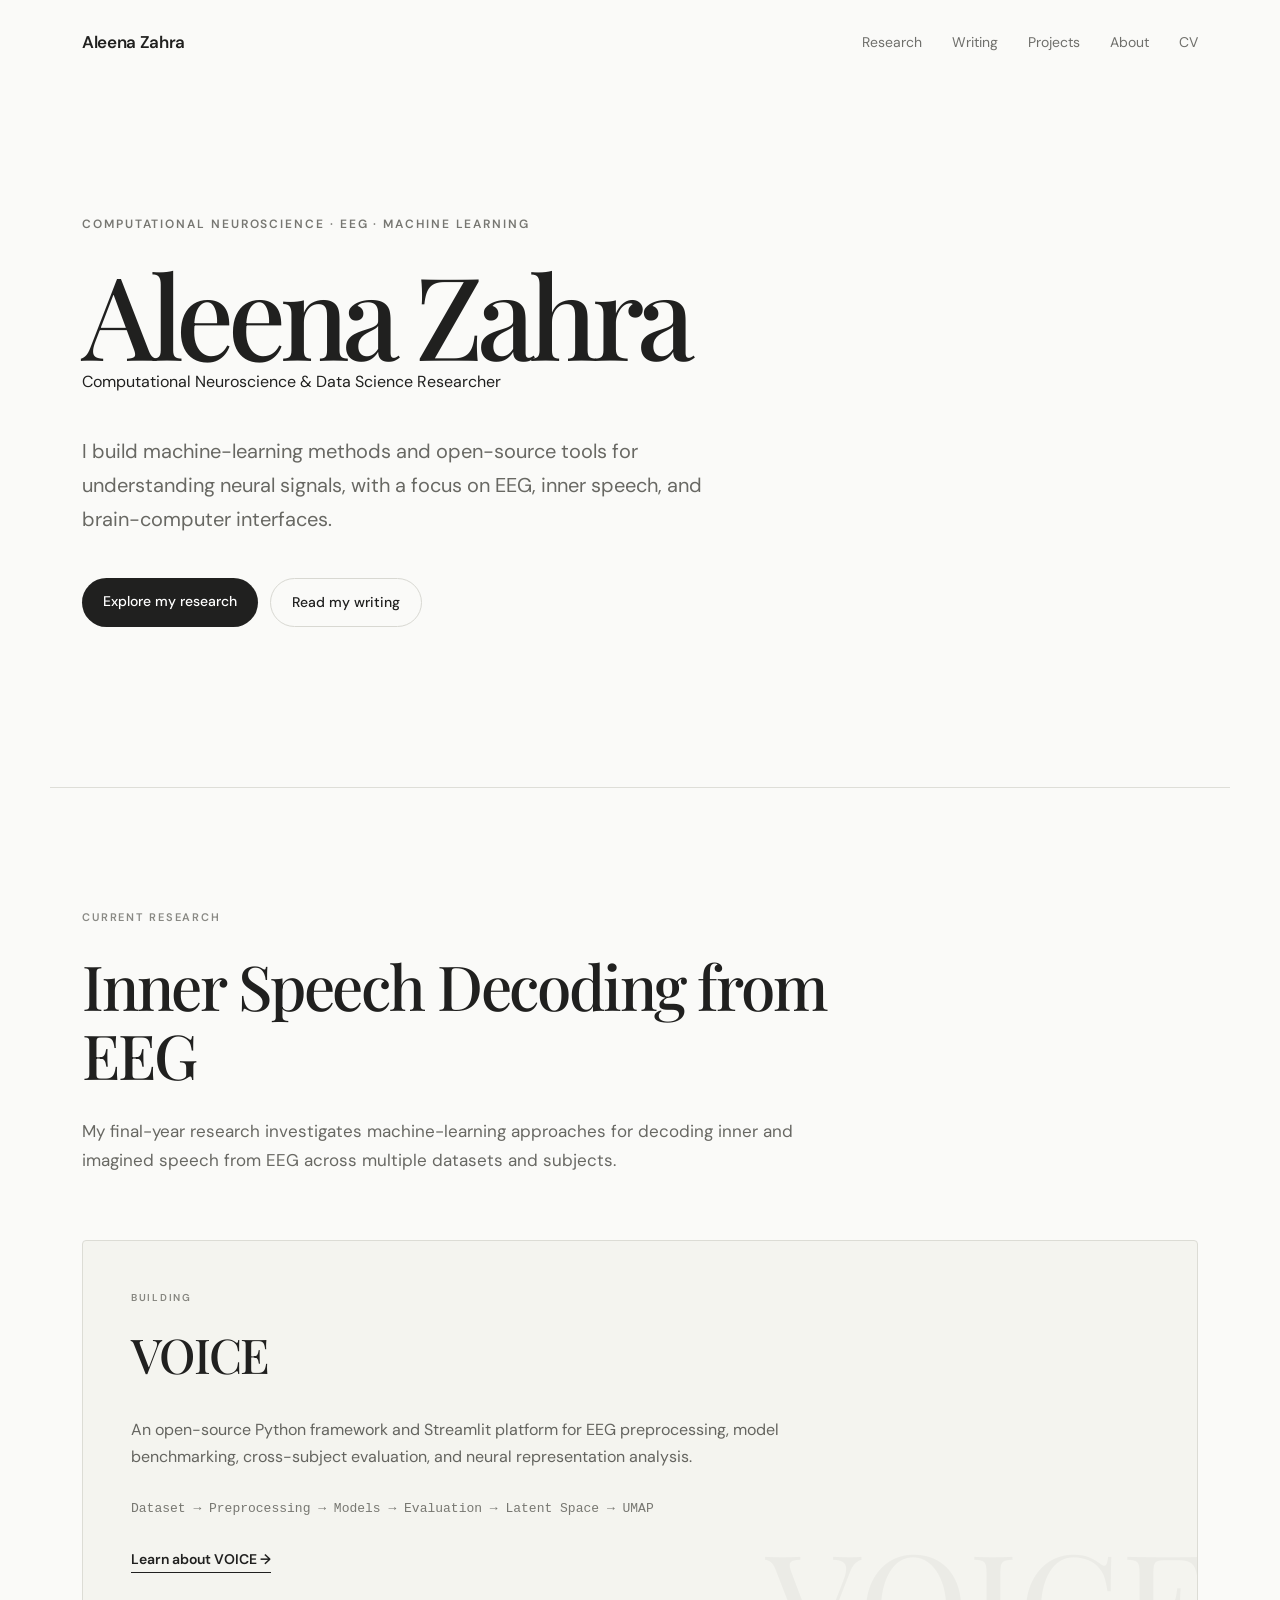
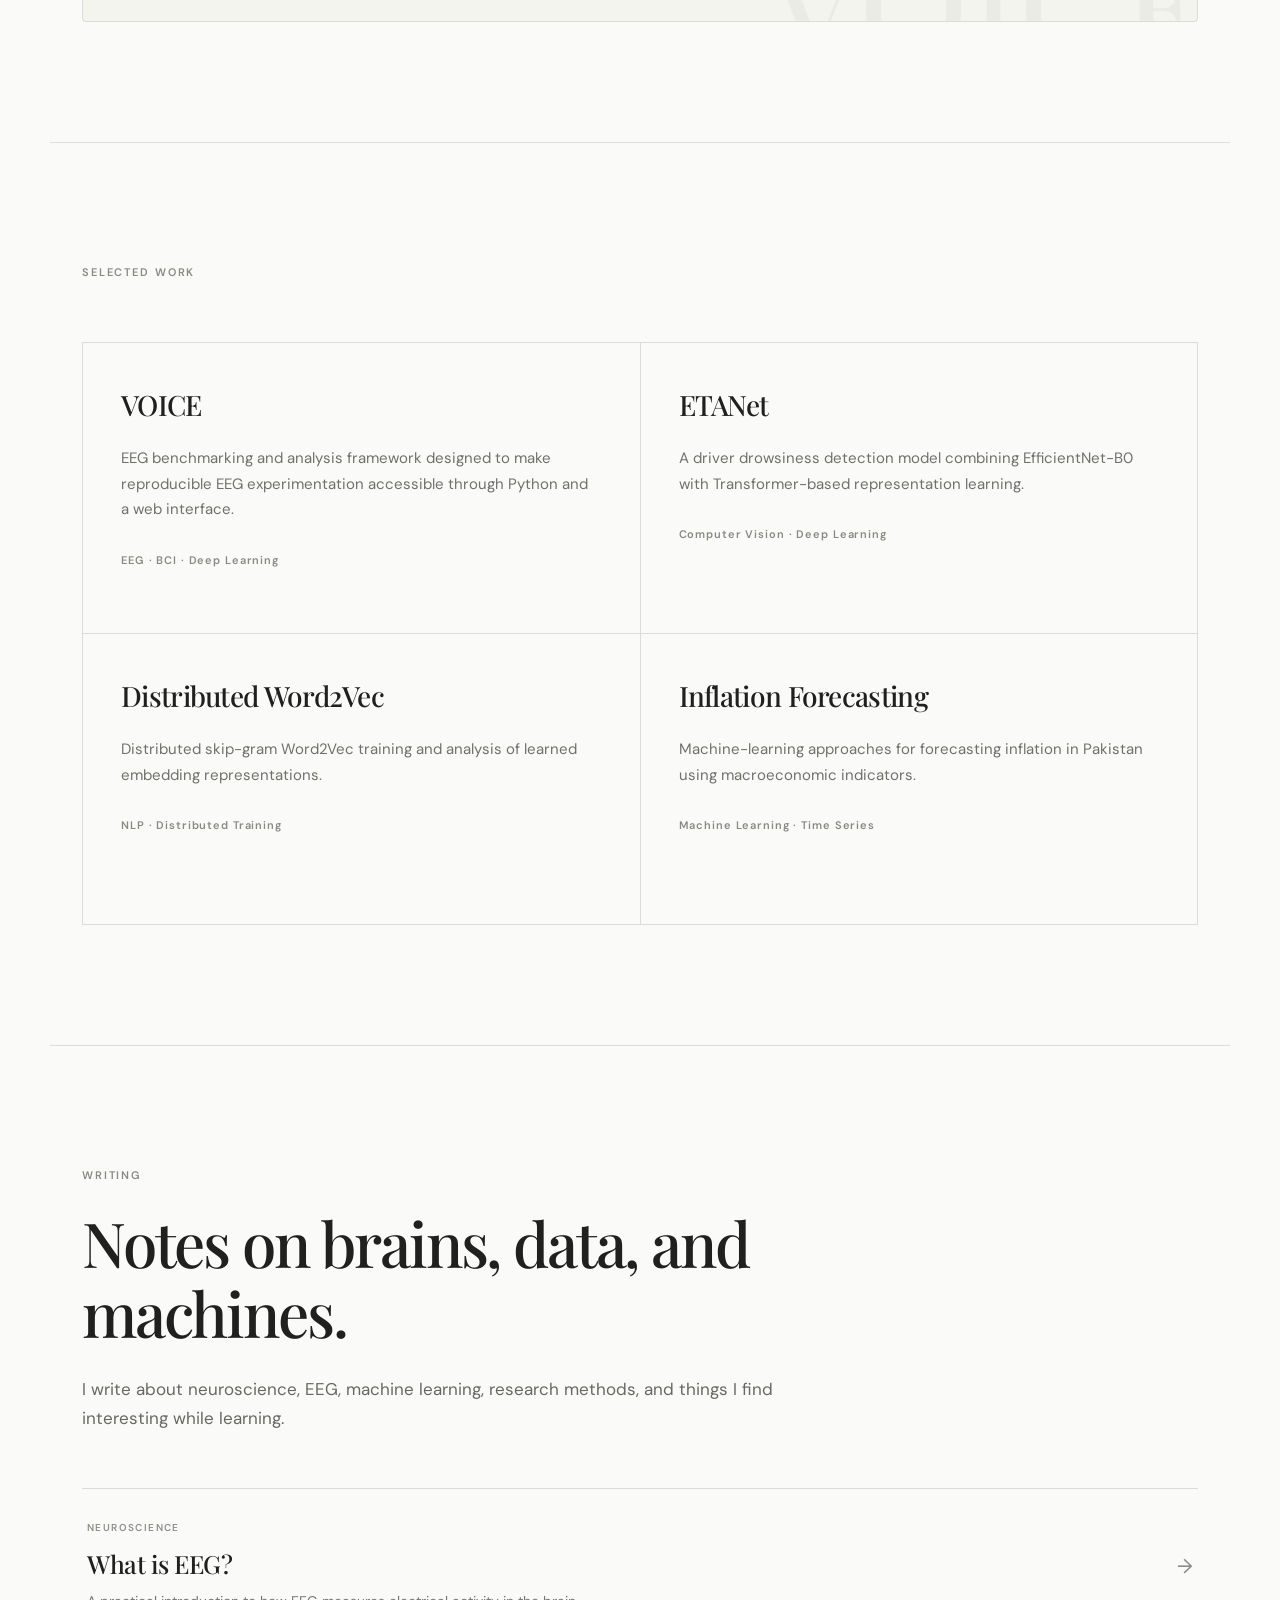
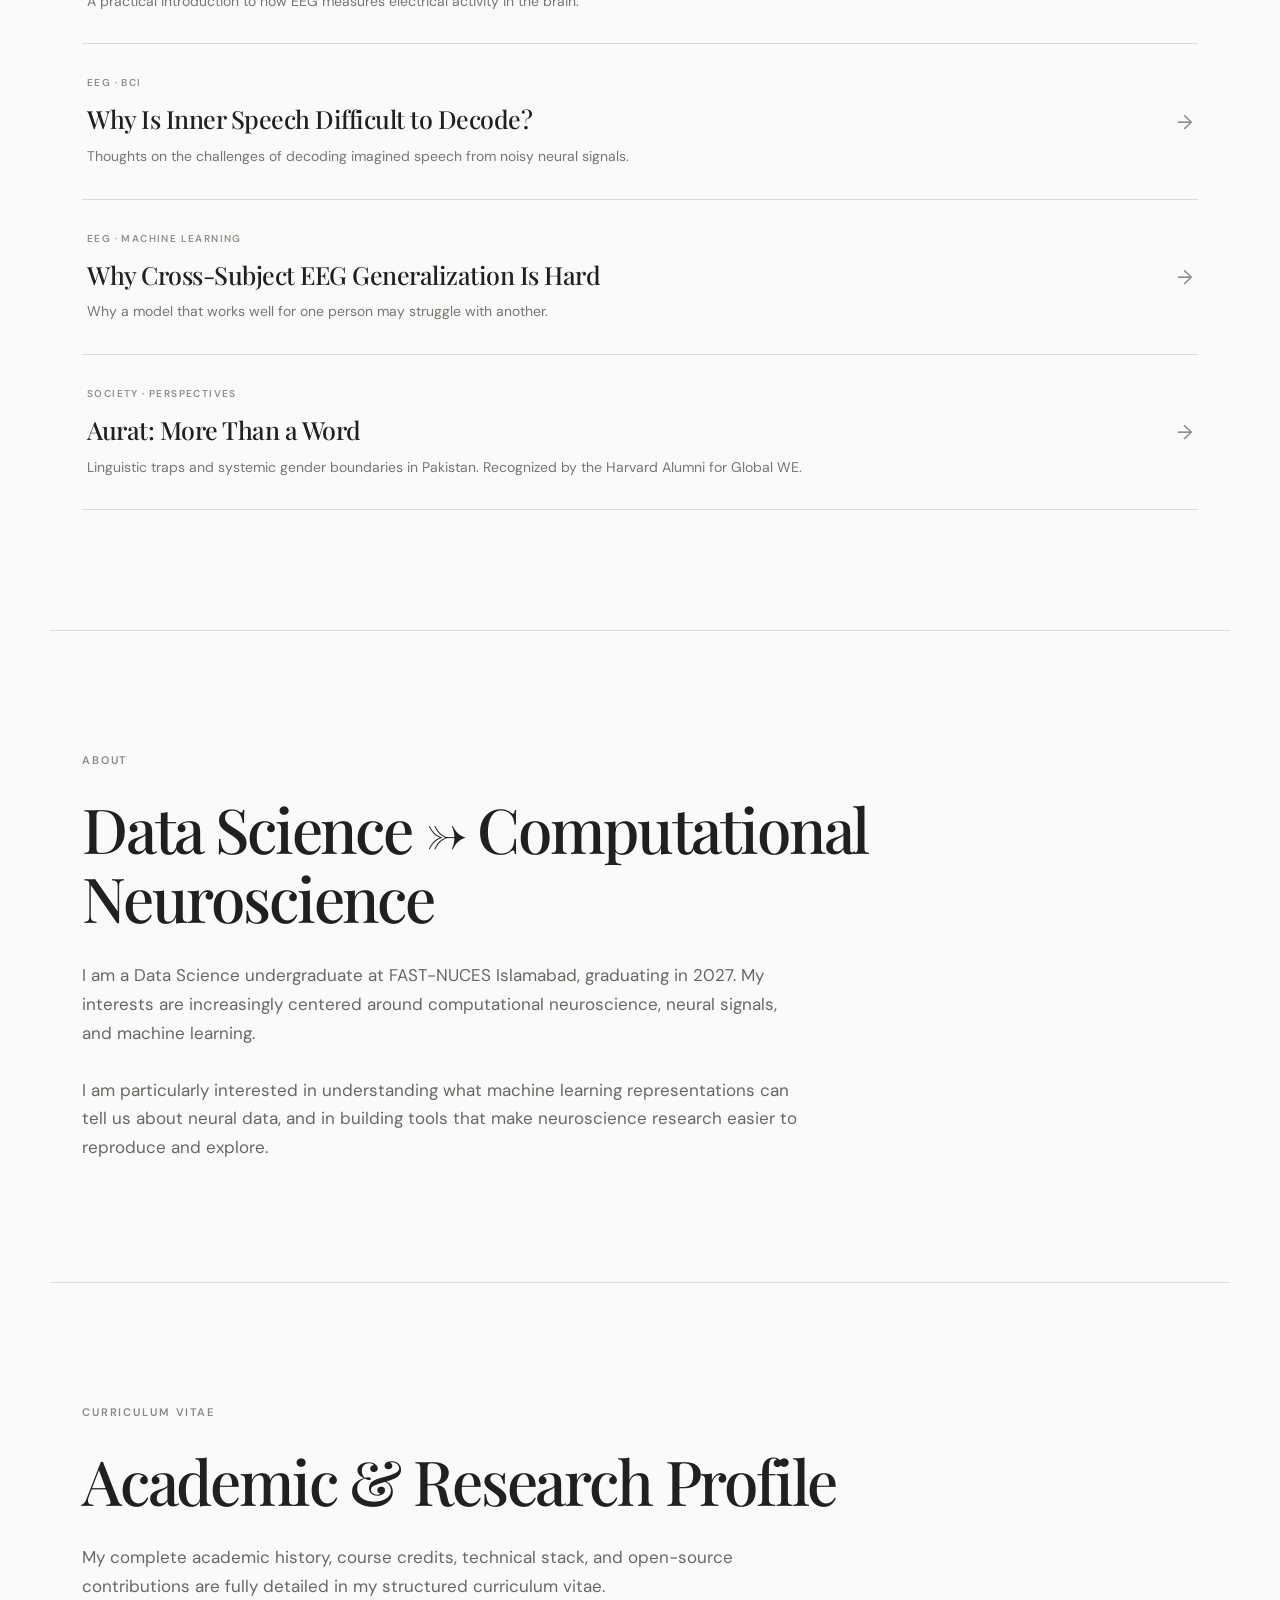
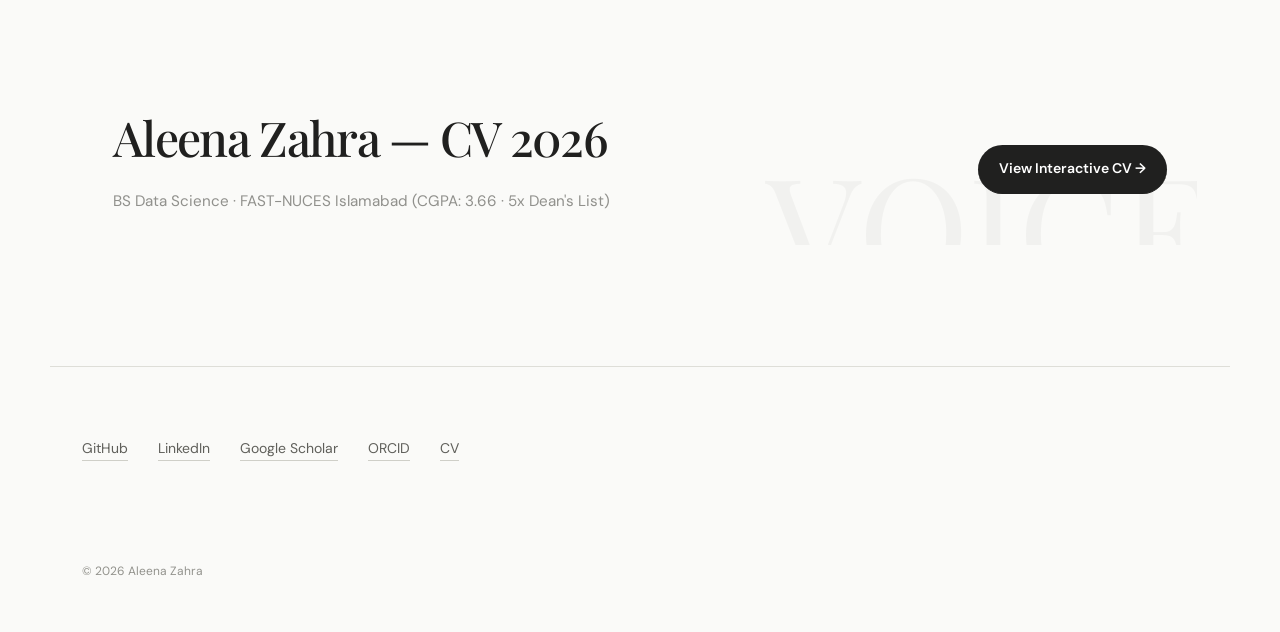
<file: index.html>
<!DOCTYPE html>
<html lang="en">
<head>
    <meta charset="UTF-8">
    <meta name="viewport" content="width=device-width, initial-scale=1.0">
    
    <script type="application/ld+json">
{
  "@context": "https://schema.org",
  "@type": "Person",
  "name": "Aleena Zahra",
  "url": "https://aleena-zahra.github.io/", 
  "sameAs": [
    "https://www.linkedin.com/in/aleena-zahra/",
    "https://github.com/aleena-zahra",
    "https://orcid.org/0009-0002-0842-8274",
    "https://scholar.google.com/citations?user=fR4eEkQAAAAJ&hl=en"
  ],
  "jobTitle": "Computational Neuroscience & Data Science Researcher",
  "affiliation": {
    "@type": "Organization",
    "name": "FAST-NUCES"
  },
      "alumniOf": {
        "@type": "EducationalOrganization",
        "name": "National University of Computer and Emerging Sciences"
      }
}
</script>

    <title>Aleena Zahra | Computational Neuroscience & Machine Learning</title>

    <meta name="description" 
        content="Aleena Zahra: Data Science student and researcher at FAST-NUCES working on computational neuroscience, EEG, inner speech decoding, and machine learning.">
    
    <link rel="stylesheet" href="style.css">
</head>

<body>

    <nav>
        <a href="index.html" class="logo">Aleena Zahra</a>

        <div class="nav-links">
            <a href="#research">Research</a>
            <a href="#writing">Writing</a>
            <a href="#projects">Projects</a>
            <a href="#about">About</a>
            <a href="#cv">CV</a>
        </div>
    </nav>


    <main>

        <!-- HERO -->

        <section class="hero">

            <p class="eyebrow">
                COMPUTATIONAL NEUROSCIENCE · EEG · MACHINE LEARNING
            </p>

            <h1>
                Aleena Zahra
            </h1>
            <p class="sub-headline" >
                Computational Neuroscience & Data Science Researcher
            </p>
            <p class="intro">
                I build machine-learning methods and open-source tools
                for understanding neural signals, with a focus on EEG,
                inner speech, and brain-computer interfaces.
            </p>

            <div class="buttons">
                <a href="#research" class="button primary">
                    Explore my research
                </a>

                <a href="#writing" class="button secondary">
                    Read my writing
                </a>
            </div>

        </section>


        <!-- RESEARCH -->

        <section id="research">

            <p class="section-label">CURRENT RESEARCH</p>

            <h2>Inner Speech Decoding from EEG</h2>

            <p class="section-text">
                My final-year research investigates machine-learning
                approaches for decoding inner and imagined speech from EEG
                across multiple datasets and subjects.
            </p>


            <div class="featured">

                <p class="small-label">BUILDING</p>

                <h3>VOICE</h3>

                <p>
                    An open-source Python framework and Streamlit platform
                    for EEG preprocessing, model benchmarking,
                    cross-subject evaluation, and neural representation
                    analysis.
                </p>

                <p class="pipeline">
                    Dataset → Preprocessing → Models → Evaluation →
                    Latent Space → UMAP
                </p>

                <a href="#voice">
                    Learn about VOICE →
                </a>

            </div>

        </section>


        <!-- PROJECTS -->

        <section id="projects">

            <p class="section-label">SELECTED WORK</p>

            <div class="projects">

                <article>
                    <h3>VOICE</h3>

                    <p>
                        EEG benchmarking and analysis framework designed
                        to make reproducible EEG experimentation accessible
                        through Python and a web interface.
                    </p>

                    <span>
                        EEG · BCI · Deep Learning
                    </span>
                </article>


                <article>
                    <h3>ETANet</h3>

                    <p>
                        A driver drowsiness detection model combining
                        EfficientNet-B0 with Transformer-based
                        representation learning.
                    </p>

                    <span>
                        Computer Vision · Deep Learning
                    </span>
                </article>


                <article>
                    <h3>Distributed Word2Vec</h3>

                    <p>
                        Distributed skip-gram Word2Vec training and
                        analysis of learned embedding representations.
                    </p>

                    <span>
                        NLP · Distributed Training
                    </span>
                </article>


                <article>
                    <h3>Inflation Forecasting</h3>

                    <p>
                        Machine-learning approaches for forecasting
                        inflation in Pakistan using macroeconomic
                        indicators.
                    </p>

                    <span>
                        Machine Learning · Time Series
                    </span>
                </article>

            </div>

        </section>


        <!-- WRITING -->

        <section id="writing">

            <p class="section-label">WRITING</p>

            <h2>Notes on brains, data, and machines.</h2>

            <p class="section-text">
                I write about neuroscience, EEG, machine learning,
                research methods, and things I find interesting while
                learning.
            </p>


            <div class="articles">

                <a href="writing/eeg.html" class="article">
                    <div>
                        <p class="article-category">
                            NEUROSCIENCE
                        </p>

                        <h3>What is EEG?</h3>

                        <p>
                            A practical introduction to how EEG measures
                            electrical activity in the brain.
                        </p>
                    </div>

                    <span>→</span>
                </a>


                <a href="writing/inner-speech.html" class="article">
                    <div>
                        <p class="article-category">
                            EEG · BCI
                        </p>

                        <h3>
                            Why Is Inner Speech Difficult to Decode?
                        </h3>

                        <p>
                            Thoughts on the challenges of decoding
                            imagined speech from noisy neural signals.
                        </p>
                    </div>

                    <span>→</span>
                </a>


                <a href="writing/cross-subject.html" class="article">
                    <div>
                        <p class="article-category">
                            EEG · MACHINE LEARNING
                        </p>

                        <h3>
                            Why Cross-Subject EEG Generalization Is Hard
                        </h3>

                        <p>
                            Why a model that works well for one person
                            may struggle with another.
                        </p>
                    </div>

                    <span>→</span>
                </a>
                
                     <a href="https://www.globalwe-essays.org/winning-essays/2021/5/26/essay-by-aleena-zahra" target="_blank" class="article">
            
                    <div>
                        <p class="article-category">
                            SOCIETY · PERSPECTIVES
                        </p>

                        <h3>
                            Aurat: More Than a Word
                        </h3>

                        <p>
                            Linguistic traps and systemic gender boundaries in Pakistan. 
                            Recognized by the Harvard Alumni for Global WE.
                        </p>
                    </div>

                    <span>→</span>
                </a>

              
            </div>

        </section>


        <!-- ABOUT -->

        <section id="about">

            <p class="section-label">ABOUT</p>

            <h2>
                Data Science → Computational Neuroscience
            </h2>

            <p class="section-text">
                I am a Data Science undergraduate at FAST-NUCES Islamabad,
                graduating in 2027. My interests are increasingly centered
                around computational neuroscience, neural signals, and
                machine learning.
            </p>

            <p class="section-text">
                I am particularly interested in understanding what machine
                learning representations can tell us about neural data,
                and in building tools that make neuroscience research
                easier to reproduce and explore.
            </p>

        </section>

        <!-- CV SECTION -->
        <section id="cv">
            <p class="section-label">CURRICULUM VITAE</p>
            <h2>Academic & Research Profile</h2>
            <p class="section-text">
                My complete academic history, course credits, technical stack, and open-source contributions are fully detailed in my structured curriculum vitae.
            </p>
            
            <div class="featured cv-box" style="display: flex; align-items: center; justify-content: space-between; gap: 20px; padding: 30px; border: 1px solid rgba(255,255,255,0.1); border-radius: 4px; background: rgba(255,255,255,0.02);">
                <div>
                    <h3 style="margin: 0 0 10px 0;">Aleena Zahra — CV 2026</h3>
                    <p style="margin: 0; opacity: 0.7; font-size: 0.95rem;">
                        BS Data Science · FAST-NUCES Islamabad (CGPA: 3.66 · 5x Dean's List)
                    </p>
                </div>
                <div class="cv-buttons" style="display: flex; gap: 15px;">
                    <a href="cv.html" class="button primary" style="white-space: nowrap;">View Interactive CV →</a>
                </div>
            </div>
        </section>


        <!-- LINKS -->

        <section class="links">

            <a href="https://github.com/aleena-zahra">
                GitHub
            </a>

            <a href="https://www.linkedin.com/in/aleena-zahra/">
                LinkedIn
            </a>

            <a href="https://scholar.google.com/citations?user=fR4eEkQAAAAJ&hl=en">
                Google Scholar
            </a>

            <a href="https://orcid.org/0009-0002-0842-8274">
                ORCID
            </a>

            <a href="https://github.com/aleena-zahra.github.io/cv.html">
                CV
            </a>

        </section>

    </main>


    <footer>
        © 2026 Aleena Zahra
    </footer>

</body>
</html>
</file>
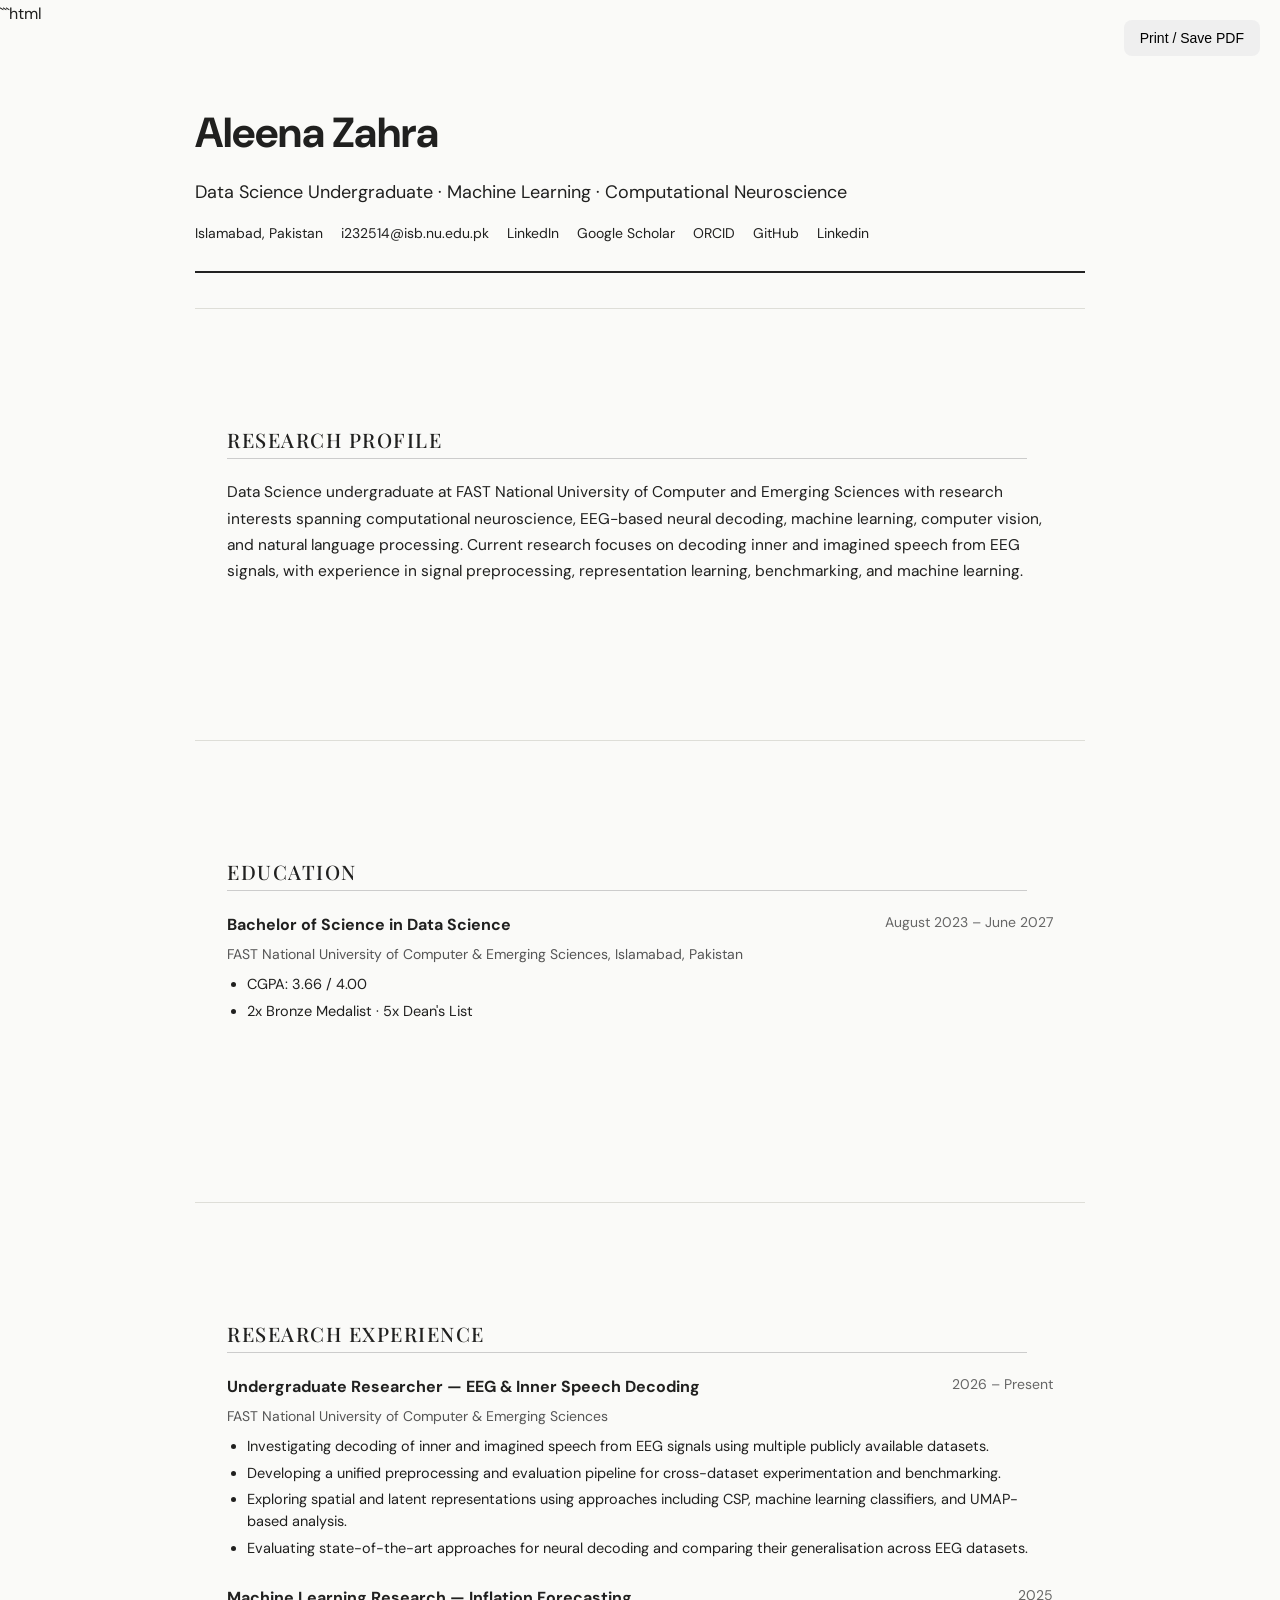
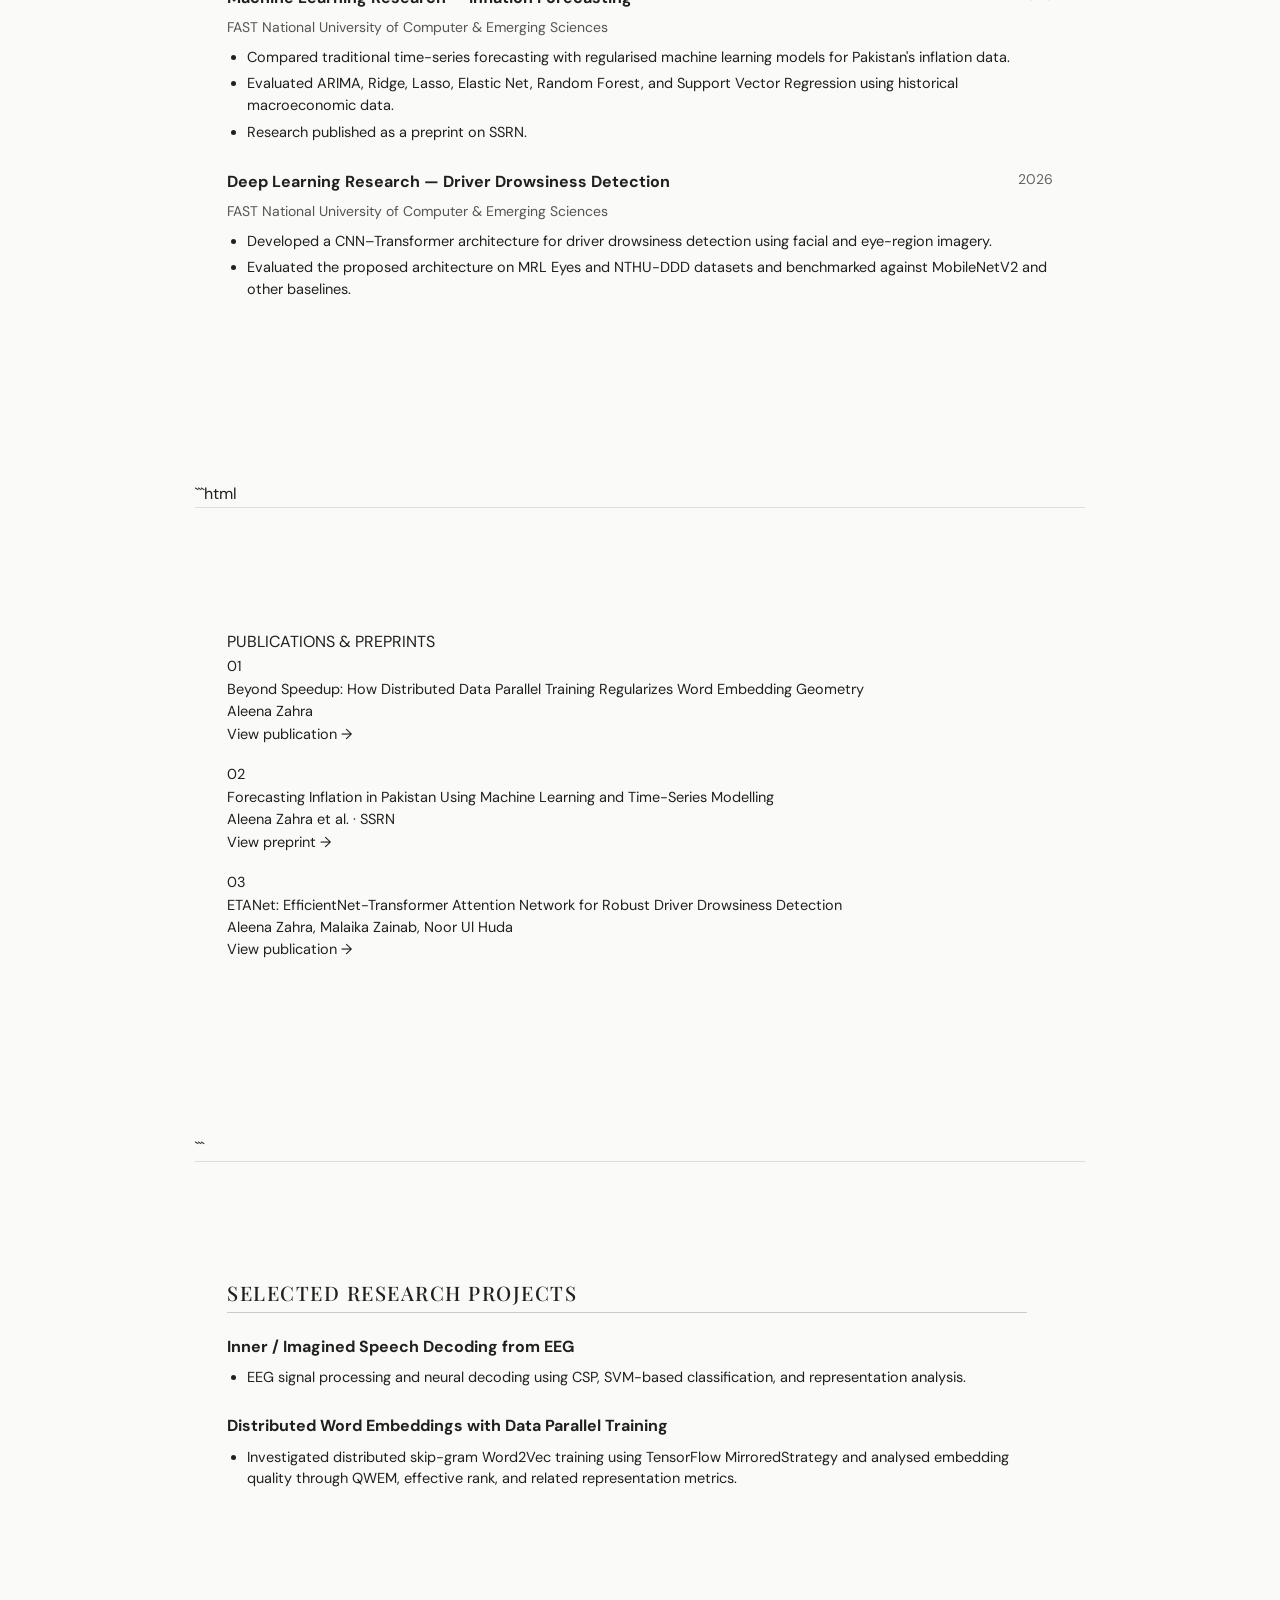
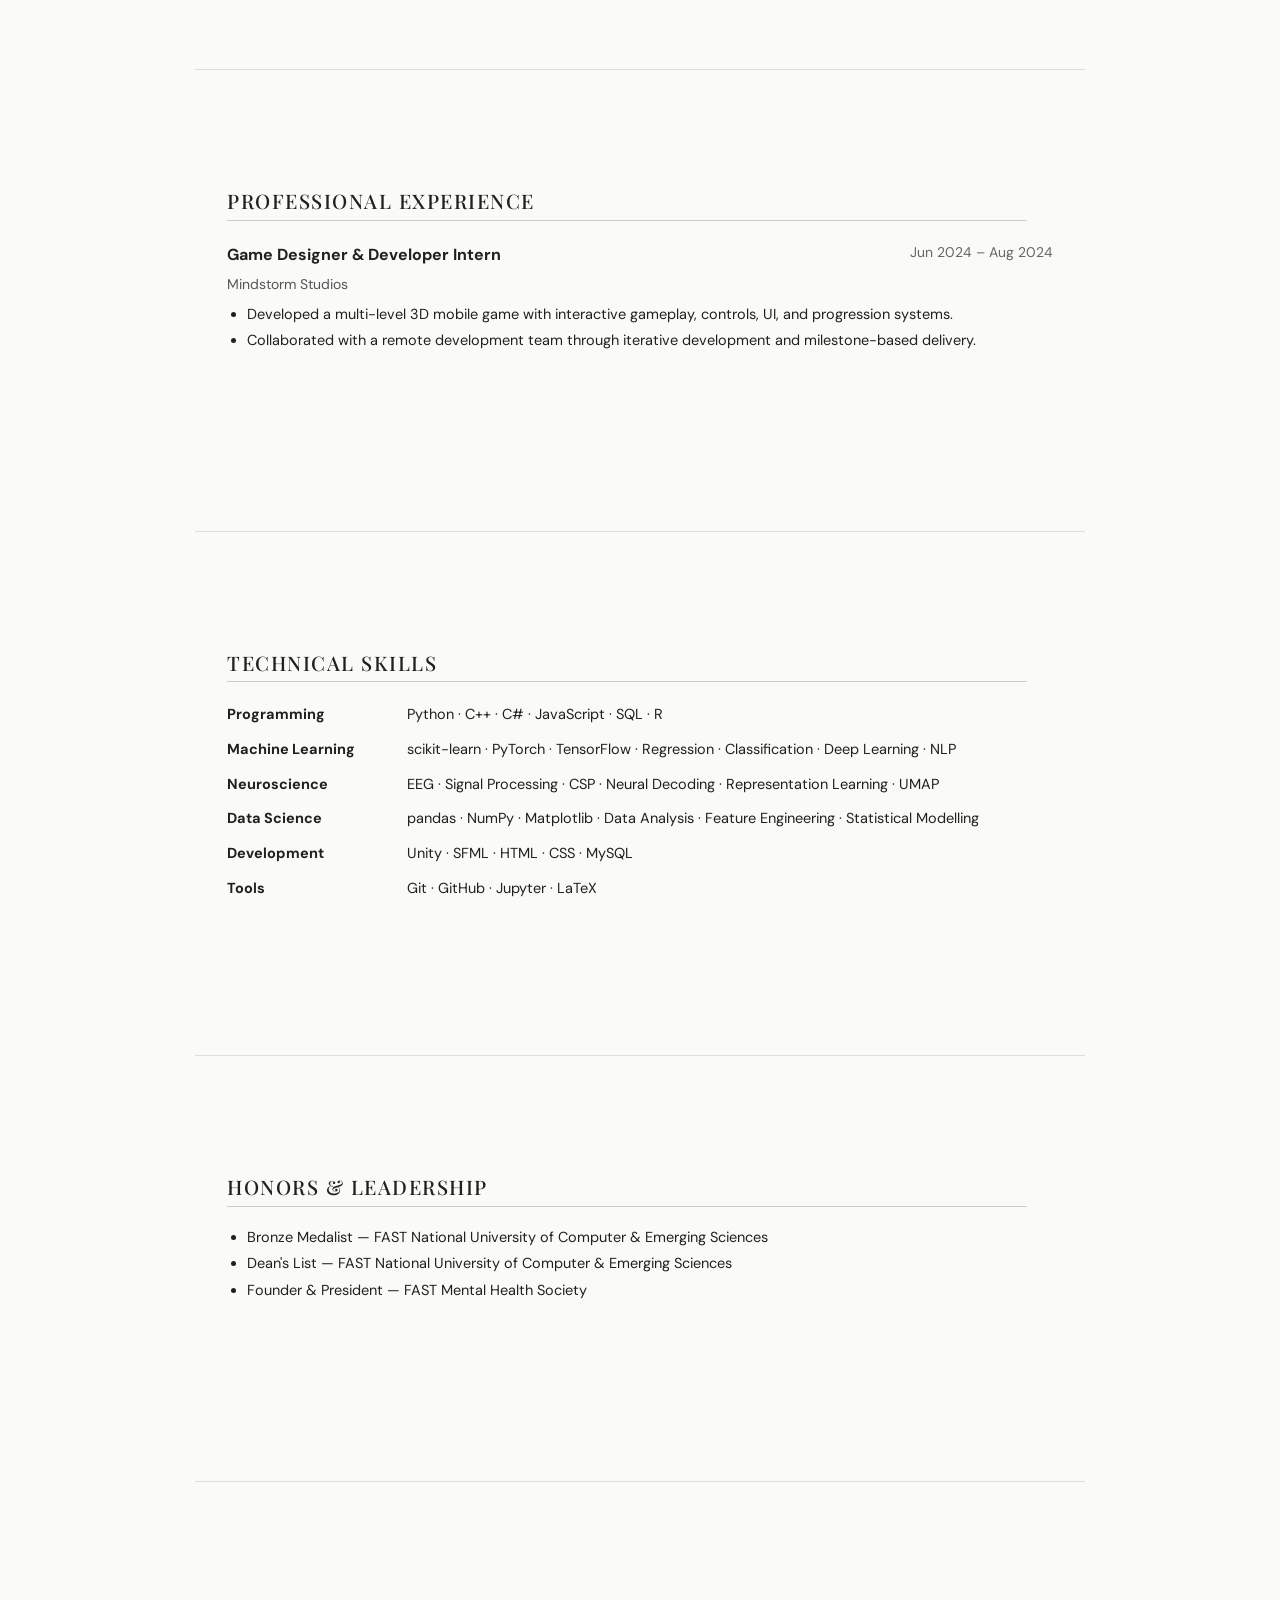
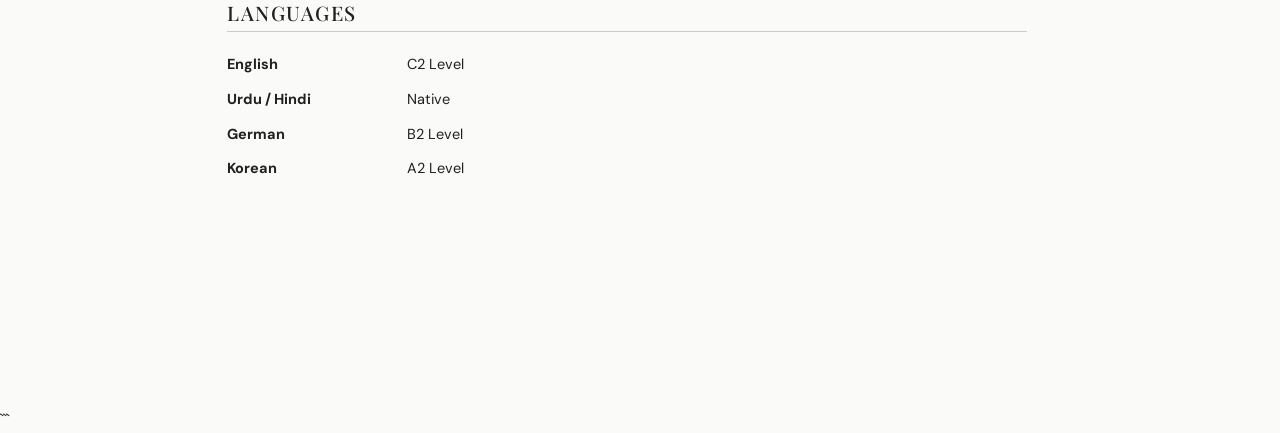
<file: cv.html>
```html
<!DOCTYPE html>
<html lang="en">
<head>
    <meta charset="UTF-8">
    <meta name="viewport" content="width=device-width, initial-scale=1.0">

    <title>Aleena Zahra | CV</title>

    <link rel="stylesheet" href="style.css">

    <style>
        .cv-page {
            max-width: 950px;
            margin: 0 auto;
            padding: 70px 30px;
        }

        .cv-header {
            border-bottom: 2px solid #222;
            padding-bottom: 25px;
            margin-bottom: 35px;
        }

        .cv-header h1 {
            font-size: 42px;
            margin: 0 0 8px;
            font-weight: 700;
        }

        .cv-header .subtitle {
            font-size: 18px;
            margin-bottom: 15px;
        }

        .contact {
            display: flex;
            flex-wrap: wrap;
            gap: 8px 18px;
            font-size: 14px;
        }

        .contact a {
            color: inherit;
            text-decoration: none;
        }

        .contact a:hover {
            text-decoration: underline;
        }

        .cv-section {
            margin-bottom: 35px;
        }

        .cv-section h2 {
            font-size: 20px;
            text-transform: uppercase;
            letter-spacing: 1.5px;
            border-bottom: 1px solid #ccc;
            padding-bottom: 7px;
            margin-bottom: 20px;
        }

        .profile {
            font-size: 15.5px;
            line-height: 1.7;
            max-width: 850px;
        }

        .entry {
            margin-bottom: 24px;
        }

        .entry-header {
            display: flex;
            justify-content: space-between;
            gap: 20px;
            margin-bottom: 5px;
        }

        .entry-title {
            font-weight: 700;
            font-size: 16px;
        }

        .entry-date {
            white-space: nowrap;
            font-size: 14px;
            color: #666;
        }

        .entry-place {
            font-size: 14px;
            color: #555;
            margin-bottom: 7px;
        }

        .entry ul {
            margin: 7px 0 0 20px;
            padding: 0;
        }

        .entry li {
            margin-bottom: 5px;
            line-height: 1.5;
            font-size: 14.5px;
        }

        .publication {
            margin-bottom: 18px;
            line-height: 1.55;
            font-size: 14.5px;
        }

        .publication strong {
            font-weight: 700;
        }

        .skills-grid {
            display: grid;
            grid-template-columns: 160px 1fr;
            gap: 10px 20px;
            font-size: 14.5px;
        }

        .skill-category {
            font-weight: 700;
        }

        .tags {
            line-height: 1.7;
        }

        .cv-actions {
            position: fixed;
            top: 20px;
            right: 20px;
        }

        .print-btn {
            border: none;
            padding: 10px 16px;
            border-radius: 8px;
            cursor: pointer;
            font-size: 14px;
        }

        @media (max-width: 650px) {
            .cv-page {
                padding: 40px 20px;
            }

            .cv-header h1 {
                font-size: 34px;
            }

            .entry-header {
                flex-direction: column;
                gap: 3px;
            }

            .skills-grid {
                grid-template-columns: 1fr;
                gap: 3px;
            }

            .cv-actions {
                position: static;
                margin-bottom: 20px;
            }
        }

        @media print {
            .cv-actions {
                display: none;
            }

            .cv-page {
                max-width: none;
                padding: 0;
            }

            body {
                background: white;
            }

            .cv-section {
                break-inside: avoid;
            }
        }
    </style>
</head>

<body>

<div class="cv-actions">
    <button class="print-btn" onclick="window.print()">
        Print / Save PDF
    </button>
</div>

<main class="cv-page">

    <!-- HEADER -->
    <header class="cv-header">

        <h1>Aleena Zahra</h1>

        <div class="subtitle">
            Data Science Undergraduate · Machine Learning · Computational Neuroscience
        </div>

        <div class="contact">
            <span>Islamabad, Pakistan</span>
            <a href="mailto:i232514@isb.nu.edu.pk">
                i232514@isb.nu.edu.pk
            </a>

            <a href="https://linkedin.com/in/aleena-zahra"
               target="_blank">
                LinkedIn
            </a>

            <!-- Replace these with your exact profiles -->
            <a href="https://scholar.google.com/citations?user=fR4eEkQAAAAJ&hl=en" target="_blank">Google Scholar</a>
            <a href="https://orcid.org/0009-0002-0842-8274" target="_blank">ORCID</a>
            <a href="https://github.com/aleena-zahra" target="_blank">GitHub</a>
             <a href="https://www.linkedin.com/in/aleena-zahra/" target="_blank">Linkedin</a>
        </div>

    </header>


    <!-- RESEARCH PROFILE -->
    <section class="cv-section">

        <h2>Research Profile</h2>

        <p class="profile">
            Data Science undergraduate at FAST National University of Computer
            and Emerging Sciences with research interests spanning
            computational neuroscience, EEG-based neural decoding, machine
            learning, computer vision, and natural language processing.
            Current research focuses on decoding inner and imagined speech
            from EEG signals, with experience in signal preprocessing,
            representation learning, benchmarking, and machine learning.
        </p>

    </section>


    <!-- EDUCATION -->
    <section class="cv-section">

        <h2>Education</h2>

        <div class="entry">

            <div class="entry-header">
                <div class="entry-title">
                    Bachelor of Science in Data Science
                </div>

                <div class="entry-date">
                    August 2023 – June 2027
                </div>
            </div>

            <div class="entry-place">
                FAST National University of Computer & Emerging Sciences,
                Islamabad, Pakistan
            </div>

            <ul>
                <li>CGPA: 3.66 / 4.00</li>
                <li>2x Bronze Medalist · 5x Dean's List</li>
            </ul>

        </div>

    </section>


    <!-- RESEARCH EXPERIENCE -->
    <section class="cv-section">

        <h2>Research Experience</h2>

        <div class="entry">

            <div class="entry-header">
                <div class="entry-title">
                    Undergraduate Researcher — EEG & Inner Speech Decoding
                </div>

                <div class="entry-date">
                    2026 – Present
                </div>
            </div>

            <div class="entry-place">
                FAST National University of Computer & Emerging Sciences
            </div>

            <ul>
                <li>
                    Investigating decoding of inner and imagined speech from
                    EEG signals using multiple publicly available datasets.
                </li>

                <li>
                    Developing a unified preprocessing and evaluation pipeline
                    for cross-dataset experimentation and benchmarking.
                </li>

                <li>
                    Exploring spatial and latent representations using
                    approaches including CSP, machine learning classifiers,
                    and UMAP-based analysis.
                </li>

                <li>
                    Evaluating state-of-the-art approaches for neural decoding
                    and comparing their generalisation across EEG datasets.
                </li>
            </ul>

        </div>


        <div class="entry">

            <div class="entry-header">
                <div class="entry-title">
                    Machine Learning Research — Inflation Forecasting
                </div>

                <div class="entry-date">
                    2025
                </div>
            </div>

            <div class="entry-place">
                FAST National University of Computer & Emerging Sciences
            </div>

            <ul>
                <li>
                    Compared traditional time-series forecasting with
                    regularised machine learning models for Pakistan's
                    inflation data.
                </li>

                <li>
                    Evaluated ARIMA, Ridge, Lasso, Elastic Net, Random Forest,
                    and Support Vector Regression using historical
                    macroeconomic data.
                </li>

                <li>
                    Research published as a preprint on SSRN.
                </li>
            </ul>

        </div>


        <div class="entry">

            <div class="entry-header">
                <div class="entry-title">
                    Deep Learning Research — Driver Drowsiness Detection
                </div>

                <div class="entry-date">
                    2026
                </div>
            </div>

            <div class="entry-place">
                FAST National University of Computer & Emerging Sciences
            </div>

            <ul>
                <li>
                    Developed a CNN–Transformer architecture for driver
                    drowsiness detection using facial and eye-region imagery.
                </li>

                <li>
                    Evaluated the proposed architecture on MRL Eyes and
                    NTHU-DDD datasets and benchmarked against MobileNetV2
                    and other baselines.
                </li>
            </ul>

        </div>

    </section>


    ```html
<!-- PUBLICATIONS -->

<section class="cv-section">

    <p class="cv-section-label">
        PUBLICATIONS & PREPRINTS
    </p>


    <div class="publication">

        <div class="publication-number">
            01
        </div>

        <div class="publication-text">

            <span class="publication-title">
                Beyond Speedup: How Distributed Data Parallel Training Regularizes Word Embedding Geometry
            </span>

            <br>

            Aleena Zahra

            <br>

            <a href="https://openreview.net/forum?id=u6W2Wtm1xO"
               target="_blank">
                View publication →
            </a>

        </div>

    </div>


    <div class="publication">

        <div class="publication-number">
            02
        </div>

        <div class="publication-text">

            <span class="publication-title">
                Forecasting Inflation in Pakistan Using Machine
                Learning and Time-Series Modelling
            </span>

            <br>

            Aleena Zahra et al. · SSRN

            <br>

            <a href="https://papers.ssrn.com/sol3/papers.cfm?abstract_id=5355948"
               target="_blank">
                View preprint →
            </a>

        </div>

    </div>


    <div class="publication">

        <div class="publication-number">
            03
        </div>

        <div class="publication-text">

            <span class="publication-title">
                ETANet: EfficientNet-Transformer Attention Network for Robust Driver Drowsiness Detection

            </span>

            <br>

            Aleena Zahra, Malaika Zainab, Noor Ul Huda
            <br>

            <a href="https://openreview.net/forum?id=xWuddih1ZL"
               target="_blank">
                View publication →
            </a>

        </div>

    </div>

</section>
```



    <!-- PROJECTS -->
    <section class="cv-section">

        <h2>Selected Research Projects</h2>

        <div class="entry">

            <div class="entry-title">
                Inner / Imagined Speech Decoding from EEG
            </div>

            <ul>
                <li>
                    EEG signal processing and neural decoding using CSP,
                    SVM-based classification, and representation analysis.
                </li>
            </ul>

        </div>


        <div class="entry">

            <div class="entry-title">
                Distributed Word Embeddings with Data Parallel Training
            </div>

            <ul>
                <li>
                    Investigated distributed skip-gram Word2Vec training using
                    TensorFlow MirroredStrategy and analysed embedding quality
                    through QWEM, effective rank, and related representation
                    metrics.
                </li>
            </ul>

        </div>

    </section>


    <!-- EXPERIENCE -->
    <section class="cv-section">

        <h2>Professional Experience</h2>

        <div class="entry">

            <div class="entry-header">

                <div class="entry-title">
                    Game Designer & Developer Intern
                </div>

                <div class="entry-date">
                    Jun 2024 – Aug 2024
                </div>

            </div>

            <div class="entry-place">
                Mindstorm Studios
            </div>

            <ul>
                <li>
                    Developed a multi-level 3D mobile game with interactive
                    gameplay, controls, UI, and progression systems.
                </li>

                <li>
                    Collaborated with a remote development team through
                    iterative development and milestone-based delivery.
                </li>
            </ul>

        </div>

    </section>


    <!-- SKILLS -->
    <section class="cv-section">

        <h2>Technical Skills</h2>

        <div class="skills-grid">

            <div class="skill-category">Programming</div>
            <div class="tags">
                Python · C++ · C# · JavaScript · SQL · R
            </div>

            <div class="skill-category">Machine Learning</div>
            <div class="tags">
                scikit-learn · PyTorch · TensorFlow · Regression ·
                Classification · Deep Learning · NLP
            </div>

            <div class="skill-category">Neuroscience</div>
            <div class="tags">
                EEG · Signal Processing · CSP · Neural Decoding ·
                Representation Learning · UMAP
            </div>

            <div class="skill-category">Data Science</div>
            <div class="tags">
                pandas · NumPy · Matplotlib · Data Analysis ·
                Feature Engineering · Statistical Modelling
            </div>

            <div class="skill-category">Development</div>
            <div class="tags">
                Unity · SFML · HTML · CSS · MySQL
            </div>

            <div class="skill-category">Tools</div>
            <div class="tags">
                Git · GitHub · Jupyter · LaTeX
            </div>

        </div>

    </section>


    <!-- AWARDS -->
    <section class="cv-section">

        <h2>Honors & Leadership</h2>

        <div class="entry">

            <ul>
                <li>
                    Bronze Medalist — FAST National University of Computer &
                    Emerging Sciences
                </li>

                <li>
                    Dean's List — FAST National University of Computer &
                    Emerging Sciences
                </li>

                <li>
                    Founder & President — FAST Mental Health Society
                </li>
            </ul>

        </div>

    </section>


    <!-- LANGUAGES -->
    <section class="cv-section">

        <h2>Languages</h2>

        <div class="skills-grid">

            <div class="skill-category">English</div>
            <div>C2 Level</div>

            <div class="skill-category">Urdu / Hindi</div>
            <div>Native</div>

            <div class="skill-category">German</div>
            <div>B2 Level</div>

            <div class="skill-category">Korean</div>
            <div>A2 Level</div>

        </div>

    </section>

</main>

</body>
</html>
```
</file>
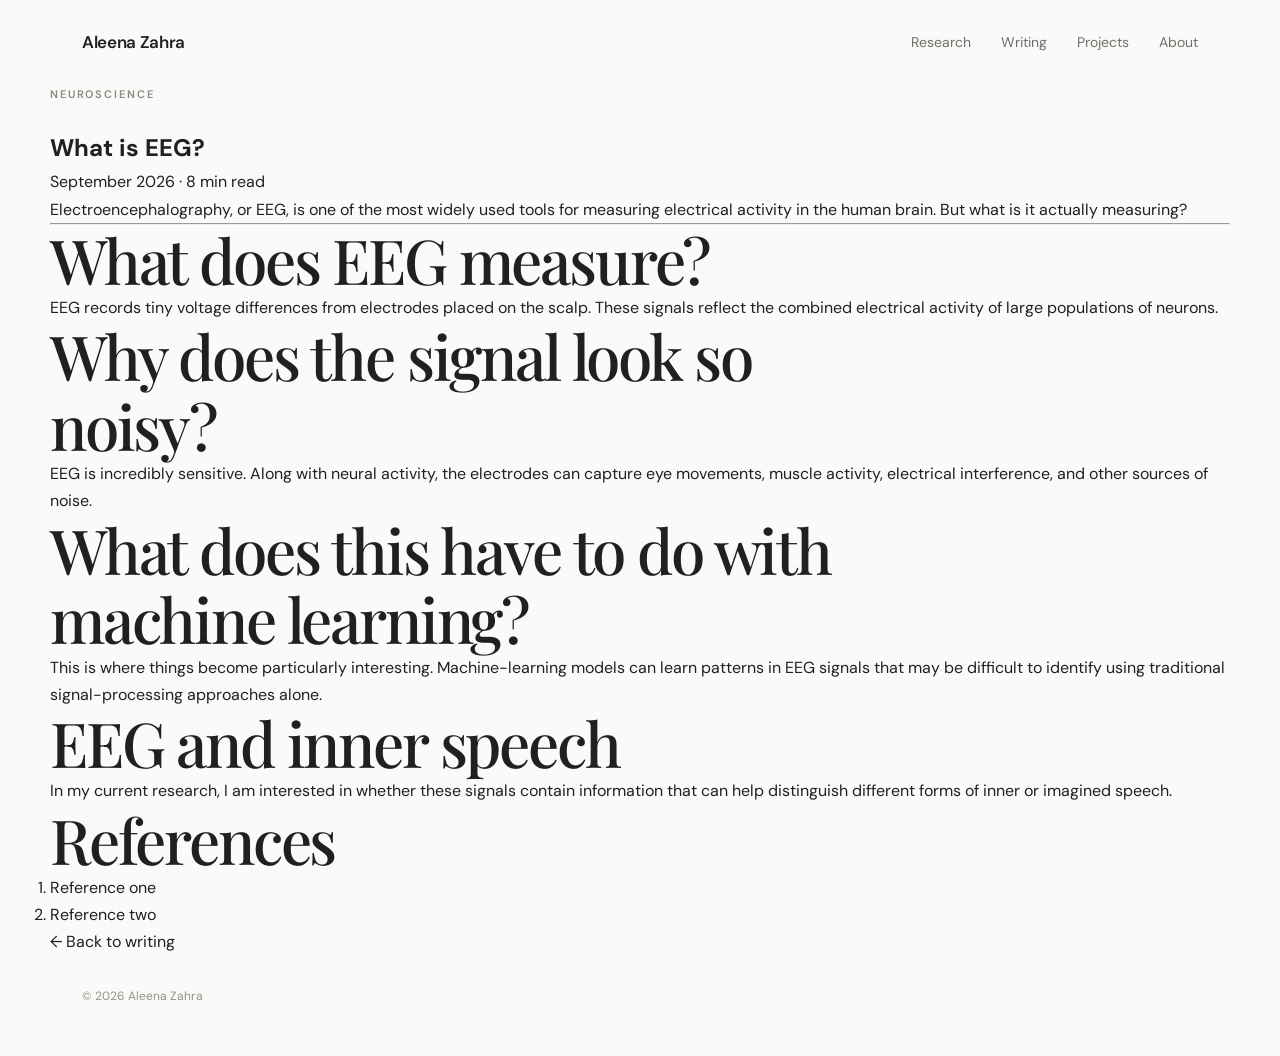
<file: writing/eeg.html>
<!DOCTYPE html>
<html lang="en">

<head>

    <meta charset="UTF-8">

    <meta name="viewport"
          content="width=device-width, initial-scale=1.0">

    <title>What is EEG? | Aleena Zahra</title>

    <link rel="stylesheet" href="../style.css">

</head>


<body>

    <nav>

        <a href="../index.html" class="logo">
            Aleena Zahra
        </a>

        <div class="nav-links">

            <a href="../index.html#research">
                Research
            </a>

            <a href="../index.html#writing">
                Writing
            </a>

            <a href="../index.html#projects">
                Projects
            </a>

            <a href="../index.html#about">
                About
            </a>

        </div>

    </nav>


    <main>

        <article class="article-page">

            <header class="article-header">

                <p class="section-label">
                    NEUROSCIENCE
                </p>

                <h1>
                    What is EEG?
                </h1>

                <p class="article-meta">
                    September 2026 · 8 min read
                </p>

            </header>


            <div class="article-content">

                <p class="article-lead">

                    Electroencephalography, or EEG, is one of the most
                    widely used tools for measuring electrical activity
                    in the human brain. But what is it actually measuring?

                </p>


                <hr>


                <h2>
                    What does EEG measure?
                </h2>

                <p>

                    EEG records tiny voltage differences from electrodes
                    placed on the scalp. These signals reflect the combined
                    electrical activity of large populations of neurons.

                </p>


                <h2>
                    Why does the signal look so noisy?
                </h2>

                <p>

                    EEG is incredibly sensitive. Along with neural activity,
                    the electrodes can capture eye movements, muscle activity,
                    electrical interference, and other sources of noise.

                </p>


                <h2>
                    What does this have to do with machine learning?
                </h2>

                <p>

                    This is where things become particularly interesting.
                    Machine-learning models can learn patterns in EEG signals
                    that may be difficult to identify using traditional
                    signal-processing approaches alone.

                </p>


                <h2>
                    EEG and inner speech
                </h2>

                <p>

                    In my current research, I am interested in whether these
                    signals contain information that can help distinguish
                    different forms of inner or imagined speech.

                </p>


                <h2>
                    References
                </h2>

                <ol>

                    <li>
                        Reference one
                    </li>

                    <li>
                        Reference two
                    </li>

                </ol>


                <div class="article-back">

                    <a href="../index.html#writing">
                        ← Back to writing
                    </a>

                </div>

            </div>

        </article>

    </main>


    <footer>
        © 2026 Aleena Zahra
    </footer>

</body>

</html>
</file>
<file: style.css>
/* =========================================
   ALEENA ZAHRA — PERSONAL RESEARCH WEBSITE
   ========================================= */

@import url('https://fonts.googleapis.com/css2?family=DM+Sans:wght@400;500;600&family=Playfair+Display:wght@500;600&display=swap');


/* ---------- RESET ---------- */

* {
    margin: 0;
    padding: 0;
    box-sizing: border-box;
}

html {
    scroll-behavior: smooth;
}

body {
    background: #fafaf8;
    color: #20201f;
    font-family: "DM Sans", sans-serif;
    line-height: 1.7;
    -webkit-font-smoothing: antialiased;
}

a {
    color: inherit;
    text-decoration: none;
}

img {
    max-width: 100%;
}


/* ---------- NAVIGATION ---------- */

nav {
    width: 100%;
    max-width: 1180px;
    margin: 0 auto;
    padding: 28px 32px;

    display: flex;
    justify-content: space-between;
    align-items: center;
}

.logo {
    font-size: 17px;
    font-weight: 600;
    letter-spacing: -0.02em;
}

.nav-links {
    display: flex;
    gap: 30px;

    font-size: 14px;
    color: #6f6f6b;
}

.nav-links a {
    transition: color 0.2s ease;
}

.nav-links a:hover {
    color: #20201f;
}


/* ---------- MAIN ---------- */

main {
    max-width: 1180px;
    margin: 0 auto;
}


/* ---------- HERO ---------- */

.hero {
    min-height: 78vh;

    display: flex;
    flex-direction: column;
    justify-content: center;

    padding: 100px 32px 130px;
}

.eyebrow {
    margin-bottom: 24px;

    font-size: 12px;
    font-weight: 600;
    letter-spacing: 0.16em;

    color: #777772;
}

.hero h1 {
    max-width: 900px;

    font-family: "Playfair Display", serif;
    font-size: clamp(64px, 9vw, 118px);
    font-weight: 500;

    line-height: 0.95;
    letter-spacing: -0.055em;
}

.intro {
    max-width: 670px;

    margin-top: 38px;

    font-size: 20px;
    line-height: 1.7;

    color: #686863;
}

.buttons {
    display: flex;
    gap: 12px;

    margin-top: 42px;
}

.button {
    padding: 12px 21px;

    border-radius: 100px;

    font-size: 14px;
    font-weight: 500;

    transition:
        transform 0.2s ease,
        background 0.2s ease;
}

.button:hover {
    transform: translateY(-2px);
}

.primary {
    background: #20201f;
    color: white;
}

.primary:hover {
    background: #353532;
}

.secondary {
    border: 1px solid #d8d8d2;
}

.secondary:hover {
    background: #f1f1ed;
}


/* ---------- SECTIONS ---------- */

section:not(.hero) {
    padding: 120px 32px;

    border-top: 1px solid #deded8;
}

.section-label {
    margin-bottom: 24px;

    font-size: 11px;
    font-weight: 600;
    letter-spacing: 0.17em;

    color: #898984;
}

h2 {
    max-width: 800px;

    font-family: "Playfair Display", serif;
    font-size: clamp(38px, 5vw, 62px);
    font-weight: 500;

    line-height: 1.12;
    letter-spacing: -0.035em;
}

.section-text {
    max-width: 720px;

    margin-top: 28px;

    font-size: 17px;
    color: #686863;
}


/* ---------- FEATURED RESEARCH ---------- */

.featured {
    position: relative;

    margin-top: 65px;
    padding: 48px;

    border: 1px solid #dcdcd5;
    border-radius: 4px;

    background: #f4f4ef;

    overflow: hidden;
}

.featured::after {
    content: "VOICE";

    position: absolute;
    right: -15px;
    bottom: -55px;

    font-family: "Playfair Display", serif;
    font-size: 150px;
    line-height: 1;

    color: rgba(0, 0, 0, 0.035);

    pointer-events: none;
}

.small-label {
    font-size: 10px;
    font-weight: 600;
    letter-spacing: 0.17em;
    color: #85857f;
}

.featured h3 {
    position: relative;
    z-index: 1;

    margin-top: 8px;

    font-family: "Playfair Display", serif;
    font-size: 48px;
    font-weight: 500;
    letter-spacing: -0.035em;
}

.featured p:not(.small-label):not(.pipeline) {
    position: relative;
    z-index: 1;

    max-width: 670px;

    margin-top: 20px;

    color: #64645f;
    font-size: 16px;
}

.pipeline {
    position: relative;
    z-index: 1;

    margin-top: 28px;

    font-family: monospace;
    font-size: 13px;

    color: #777771;
}

.featured a {
    position: relative;
    z-index: 1;

    display: inline-block;

    margin-top: 28px;

    font-size: 14px;
    font-weight: 600;

    border-bottom: 1px solid #20201f;
}


/* ---------- PROJECTS ---------- */

.projects {
    display: grid;
    grid-template-columns: repeat(2, 1fr);

    gap: 1px;

    margin-top: 60px;

    background: #dcdcd6;
    border: 1px solid #dcdcd6;
}

.projects article {
    min-height: 290px;

    padding: 38px;

    background: #fafaf8;

    transition:
        background 0.25s ease,
        transform 0.25s ease;
}

.projects article:hover {
    background: #f2f2ed;
}

.projects h3 {
    font-family: "Playfair Display", serif;
    font-size: 28px;
    font-weight: 500;
    letter-spacing: -0.025em;
}

.projects article p {
    margin-top: 18px;

    max-width: 470px;

    color: #70706b;
    font-size: 15px;
}

.projects article span {
    display: inline-block;

    margin-top: 28px;

    font-size: 11px;
    font-weight: 600;
    letter-spacing: 0.08em;

    color: #898984;
}


/* ---------- WRITING ---------- */

.articles {
    margin-top: 55px;

    border-top: 1px solid #dcdcd6;
}

.article {
    display: flex;
    justify-content: space-between;
    align-items: center;

    padding: 30px 5px;

    border-bottom: 1px solid #dcdcd6;

    transition: padding 0.25s ease;
}

.article:hover {
    padding-left: 15px;
    padding-right: 15px;
}

.article-category {
    margin-bottom: 7px;

    font-size: 10px;
    font-weight: 600;
    letter-spacing: 0.14em;

    color: #90908a;
}

.article h3 {
    font-family: "Playfair Display", serif;
    font-size: 25px;
    font-weight: 500;
    letter-spacing: -0.02em;
}

.article p:not(.article-category) {
    margin-top: 4px;

    font-size: 14px;
    color: #777772;
}

.article > span {
    font-size: 20px;
    color: #8a8a84;
}


/* ---------- LINKS ---------- */

.links {
    display: flex;
    flex-wrap: wrap;
    gap: 30px;

    padding: 70px 32px !important;

    border-top: 1px solid #deded8;
}

.links a {
    font-size: 14px;
    color: #5f5f5a;

    border-bottom: 1px solid #cfcfc8;

    transition: color 0.2s ease;
}

.links a:hover {
    color: #20201f;
}


/* ---------- FOOTER ---------- */

footer {
    max-width: 1180px;
    margin: 0 auto;

    padding: 30px 32px 50px;

    font-size: 12px;
    color: #92928c;
}


/* ---------- SELECTION ---------- */

::selection {
    background: #20201f;
    color: white;
}


/* ---------- MOBILE ---------- */

@media (max-width: 700px) {

    nav {
        padding: 22px 20px;
    }

    .nav-links {
        gap: 15px;
        font-size: 12px;
    }

    .nav-links a:nth-child(3) {
        display: none;
    }

    .hero {
        min-height: 80vh;

        padding: 70px 20px 100px;
    }

    .hero h1 {
        font-size: 64px;
    }

    .intro {
        font-size: 17px;
    }

    section:not(.hero) {
        padding: 80px 20px;
    }

    h2 {
        font-size: 40px;
    }

    .featured {
        padding: 30px;
    }

    .featured h3 {
        font-size: 40px;
    }

    .featured::after {
        font-size: 90px;
        bottom: -25px;
    }

    .projects {
        grid-template-columns: 1fr;
    }

    .projects article {
        min-height: auto;
        padding: 30px;
    }

    .article {
        gap: 20px;
    }

    .article h3 {
        font-size: 21px;
    }

    .article p:not(.article-category) {
        font-size: 13px;
    }

    .links {
        padding: 60px 20px !important;
        gap: 20px;
    }

    footer {
        padding: 25px 20px 40px;
    }
}
</file>
